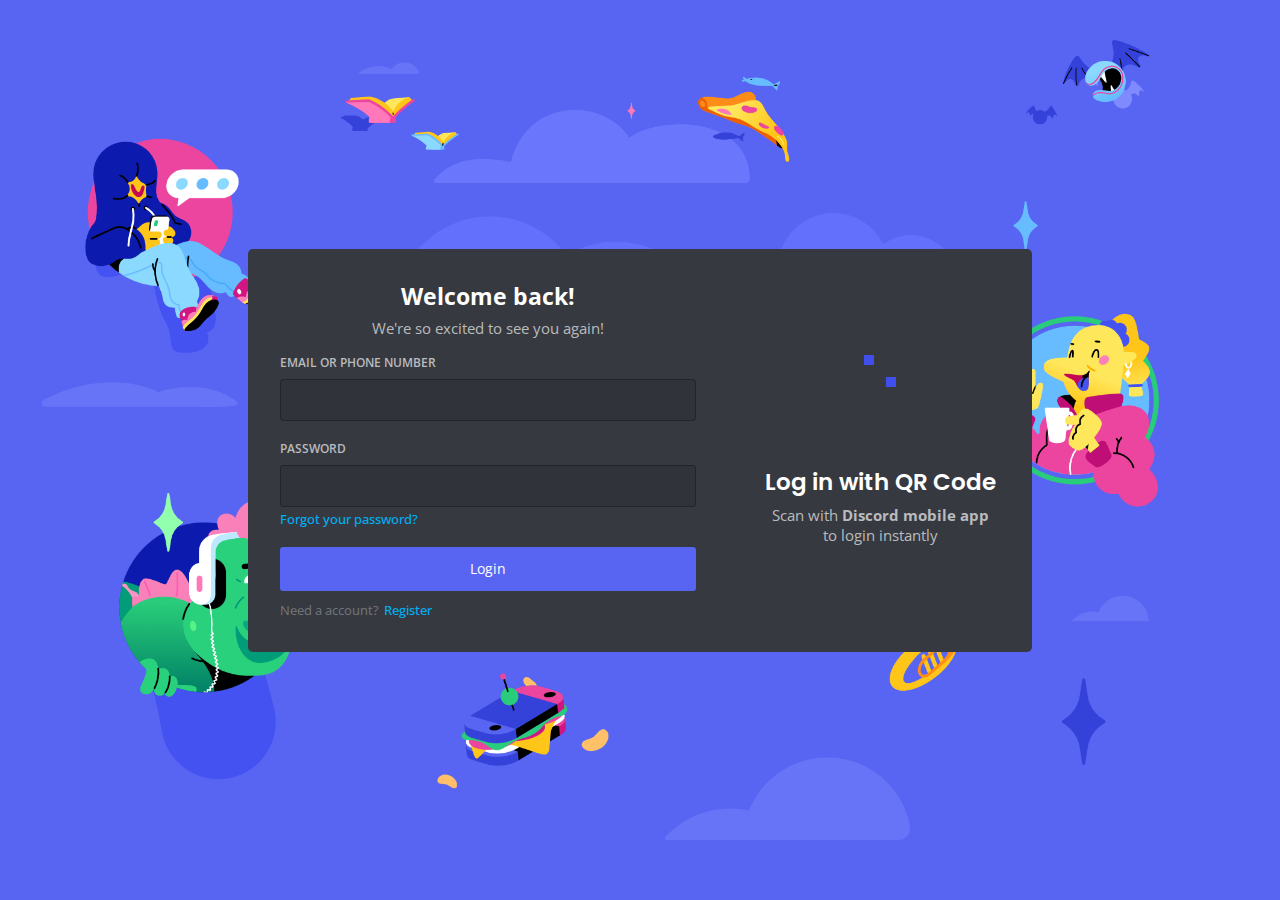
<file: login.html>
<!DOCTYPE html>
<html lang="en">
  <head>
    <meta charset="UTF-8" />
    <meta http-equiv="X-UA-Compatible" content="IE=edge" />
    <meta name="viewport" content="width=device-width, initial-scale=1.0" />
    <title>Discord | Login</title>
    <link rel="stylesheet" href="./css/log_in_out.css" />
  </head>

  <body>
    <div class="main">
      <div class="background">
        <img
          src="./images/assets/final_login_bg.png"
          alt=""
          class="background__image"
        />
      </div>

      <div class="login__card">
        <div class="login__card__left">
          <div class="login__card__left__header">
            <div class="login__card__left__header__title">Welcome back!</div>
            <div class="login__card__left__header__body">
              We're so excited to see you again!
            </div>
          </div>
          <div class="login__card__left__from">
            <div class="login__card__left__from__email">
              <div class="login__card__left__from__label">
                email or phone number
              </div>
              <input type="text" class="login__card__left__from__input" />
            </div>
            <div class="login__card__left__from__password">
              <div class="login__card__left__from__label">password</div>
              <input type="password" class="login__card__left__from__input" />
              <div class="form__links">
                <a href="#" class="login__card__left__from__link"
                  >Forgot your password?</a
                >
              </div>
            </div>
            <a href="dashboard.html" class="login__card__left__from__loginbtn"
              >Login</a
            >
            <div class="form__links">
              Need a account?
              <a href="#" class="login__card__left__from__text">Register</a>
            </div>
          </div>
        </div>
        <div class="login__card__right">
          <div class="animationdiv">
            <div class="box1"></div>
            <div class="box2"></div>
          </div>
          <div class="qr__div">
            <img
              src="./images/assets/qr_code.png"
              alt="qr-image"
              class="login__card__right__qrimg"
            />
            <img
              class="login__card__right__qrimg__circle"
              src="./images/assets/discordlogo.png"
              alt="discord-logo"
            />
          </div>
          <div class="login__card__right__msg">
            <div class="login__card__right__msg__title">
              Log in with QR Code
            </div>
            <div class="login__card__right__msg__body">
              Scan with <b>Discord mobile app</b> to login instantly
            </div>
          </div>
        </div>
      </div>

      <div class="register__card notall">
        <div class="register__card__msg">Create an account</div>
        <div class="login__card__left__from">
          <div class="register__card__form__div">
            <div class="login__card__left__from__label">Email</div>
            <input type="text" class="login__card__left__from__input" />
          </div>
          <div class="register__card__form__div">
            <div class="login__card__left__from__label">username</div>
            <input type="text" class="login__card__left__from__input" />
          </div>
          <div class="register__card__form__div">
            <div class="login__card__left__from__label">password</div>
            <input type="password" class="login__card__left__from__input" />
          </div>
          <div class="register__card__form__div">
            <div class="login__card__left__from__label">date of birth</div>
            <div class="register__card__date">
              <select name="month" id="month">
                <option value="Select" disabled selected>Select</option>
              </select>
              <select name="day" id="day">
                <option value="Select" disabled selected>Select</option>
              </select>
              <select name="year" id="year">
                <option value="select" disabled selected class="option__color">
                  Select
                </option>
              </select>
            </div>
          </div>
          <div class="register__card__checkbox">
            <div class="checkbox">
              <img
                src="./images/assets/icons8-check-64.png"
                alt="check"
                class="tick notall"
              />
            </div>
            <div class="register__card__checkbox__text">
              I have read and agree to Discord's
              <div class="color__change">Terms of Services</div>
              and
              <div class="color__change">Privacy Policy</div>
            </div>
          </div>
          <button class="login__card__left__from__regbtn disabled">
            Continue
          </button>
          <div class="form__links">
            <a href="#" class="login__card__left__from__text gotologin"
              >Already have an account?</a
            >
          </div>
        </div>
      </div>

      <img
        src="./images/assets/discord_fulllogo.svg"
        alt="discord-logo"
        class="discord__logo"
      />
    </div>
  </body>
  <script src="./javascript/log.js"></script>
</html>
</file>
<file: css/log_in_out.css>
@import url("https://fonts.googleapis.com/css2?family=Open+Sans:wght@300;400;500;600;700;800&family=Poppins:ital,wght@0,700;0,800;0,900;1,300&display=swap");

* {
  padding: 0;
  margin: 0;
  box-sizing: border-box;
}
body {
  width: 100vw;
  height: 100vh;
  overflow: hidden;
}
.main {
  width: 100%;
  height: 100vh;
  display: flex;
  align-items: center;
  justify-content: center;
  overflow: hidden;
}
.background {
  position: absolute;
  width: 100vw;
  height: 100vh;
  overflow: hidden;
  z-index: -100;
}
.background__image {
  position: relative;
  top: 0;
  left: 0;
  height: 100vh;
}
.login__card__right {
  display: none;
}
.login__card {
  width: 100%;
  height: 100vh;
  display: flex;
  flex-direction: column;
  align-items: center;
  justify-content: top;
  padding: 70px 16px 40px 16px;
  background-color: #36393f;
  color: white;
}
.login__card__left {
  width: 100%;
  height: auto;
  display: flex;
  flex-direction: column;
  align-items: center;
  justify-content: top;
  margin-top: 12%;
}
.login__card__left__header {
  width: 100%;
  display: flex;
  flex-direction: column;
  align-items: center;
  justify-content: center;
}
.login__card__left__header__title,
.register__card__msg {
  font-family: "Open Sans", sans-serif;
  font-weight: 700;
  margin-bottom: 8px;
  font-size: 23px;
  line-height: 30px;
}
.login__card__left__header__body {
  font-family: "Open Sans", sans-serif;
  font-size: 14.5px;
  line-height: 20px;
  color: #b9bbbe;
  font-weight: 400;
  margin-bottom: 16px;
}
.login__card__left__from {
  width: 100%;
  display: flex;
  flex-direction: column;
  align-items: center;
  justify-content: center;
}
.login__card__left__from__email,
.login__card__left__from__password,
.register__card__form__div {
  width: 100%;
  display: flex;
  flex-direction: column;
  margin-bottom: 20px;
}
.login__card__left__from__label {
  color: #b9bbbe;
  font-family: "Open Sans", sans-serif;
  text-transform: uppercase;
  margin-bottom: 8px;
  font-size: 12px;
  line-height: 16px;
  font-weight: 600;
}
.login__card__left__from__input {
  width: 100%;
  border: none;
  background-color: #303339;
  border: 1px solid #222428;
  padding: 10px;
  height: 42px;
  border-radius: 3px;
  font-weight: 400;
  font-size: 15px;
  color: #dcddde;
  font-family: "Open Sans", sans-serif;
}
.login__card__left__from__input:focus {
  outline: none !important;
  border: 1px solid #00b0f4;
}
.login__card__left__from__link {
  display: block;
  font-family: "Open Sans", sans-serif;
  color: #00aff4;
  padding-top: 4px;

  text-decoration: none;
  font-size: 13px;
  font-weight: 500;
}
.login__card__left__from__loginbtn,
.login__card__left__from__regbtn {
  width: 100%;
  height: 44px;
  text-align: center;
  font-family: "Open Sans", sans-serif;
  font-size: 14px;
  line-height: 24px;
  background-color: #5865f2;
  padding: 2px 16px;
  display: flex;
  align-items: center;
  justify-content: center;
  border-radius: 3px;
  margin-bottom: 9px;
  cursor: pointer;
  color: inherit;
  text-decoration: none;
}
.login__card__left__from__loginbtn:hover,
.login__card__left__from__regbtn:hover {
  background-color: #404eed;
}
.login__card__left__from__regbtn {
  color: white;
  border: none;
}
.form__links {
  width: 100%;
  height: 20px;
  display: flex;
  align-items: center;
  justify-content: left;
  font-family: "Open Sans", sans-serif;
  font-size: 13px;
  line-height: 16px;
  color: #72767d;
}
.login__card__left__from__text {
  font-family: "Open Sans", sans-serif;
  color: #00aff4;
  margin-left: 5px;
  text-decoration: none;
  font-size: 13px;
  font-weight: 500;
}
.login__card__left__from__text:hover,
.login__card__left__from__link:hover {
  text-decoration: underline;
}
.discord__logo {
  position: absolute;
  top: 20px;

  width: 130px;
  height: 36px;
}

.register__card {
  width: 100%;
  height: 100vh;
  display: flex;
  flex-direction: column;
  align-items: center;
  justify-content: top;
  padding: 70px 16px 40px 16px;
  background-color: #36393f;
  color: white;
}
#month,
#day,
#year {
  outline: none;
  background-color: #303339;
  border: 1px solid #222428;
  padding: 10px;
  height: 42px;
  border-radius: 3px;
  font-weight: 400;
  font-size: 15px;
  color: rgb(114, 118, 125);
  font-family: "Open Sans", sans-serif;
}

#month {
  width: 35%;
}
#day {
  width: 25%;
}
#year {
  width: 30%;
}
#day::-webkit-scrollbar {
  width: 1px;
}
#year::-webkit-scrollbar {
  width: 1px;
}
.register__card__date {
  display: flex;
  align-items: center;
  justify-content: space-between;
  width: 100%;
}
.register__card__checkbox {
  width: 100%;
  display: flex;
  align-items: center;
  justify-content: left;
  margin-bottom: 20px;
}
.checkbox {
  display: flex;
  align-items: center;
  justify-content: center;
  background-color: #303339;
  border: 1px solid gray;
  border-radius: 3px;
  width: 24px;
  height: 24px;
  cursor: pointer;
}
.register__card__checkbox__text {
  margin-left: 8px;
  display: flex;
  align-items: center;
  justify-content: center;
  color: #dcddde;
  font-size: 11px;
  line-height: 16px;
  font-family: "Open Sans", sans-serif;
}
.color__change {
  color: #00aff4;
  padding: 0px 4px;
  cursor: pointer;
}
.color__change:hover {
  text-decoration: underline;
}
.tick {
  width: 70%;
  height: 70%;
}
.disabled {
  cursor: not-allowed;
  opacity: 0.5;
}
.disabled:hover {
  background-color: #5865f2;
}
.notall {
  display: none;
}
.bg {
  background-color: #949cf7;
}
@media screen and (min-width: 490px) {
  .discord__logo {
    display: none;
  }

  .login__card,
  .register__card {
    max-width: 480px;
    width: 100%;
    height: auto;
    padding: 32px;
    border-radius: 5px;
  }
  .login__card__left {
    margin-top: 0px;
  }
  .register__card__msg {
    margin-top: 0px;
  }
}
@media screen and (min-width: 830px) {
  .login__card {
    flex-direction: row;
    max-width: 784px;
    justify-content: space-between;
  }
  .login__card__left {
    width: 416px;
  }
  .login__card__right {
    width: 240px;
    height: auto;
    display: flex;
    flex-direction: column;
    align-items: center;
    justify-content: center;
  }
  .qr__div {
    position: relative;
    display: flex;
    justify-content: center;
    align-items: center;
    width: 176px;
    height: 176px;
    background-color: white;
    border-radius: 5px;
    margin-bottom: 30px;
    display: none;
  }
  .animationdiv {
    position: relative;
    display: flex;
    justify-content: center;
    align-items: center;
    width: 32px;
    height: 32px;

    margin-bottom: 80px;
  }

  .box1,
  .box2 {
    width: 10px;
    height: 10px;
    background-color: #404eed;
  }
  .box1 {
    position: absolute;
    top: 0px;
    left: 0px;
    animation-name: b1;
    animation-duration: 2.5s;
    animation-iteration-count: infinite;
  }
  .box2 {
    position: absolute;
    bottom: 0px;
    right: 0px;
    animation-name: b2;
    animation-duration: 2.5s;
    animation-iteration-count: infinite;
  }
  @keyframes b1 {
    0% {
      left: 0px;
      top: 0px;
      transform: rotate(90deg) scale(1);
    }
    25% {
      left: 22px;
      top: 0px;
      transform: rotate(180deg) scale(0.7);
    }
    50% {
      left: 22px;
      top: 22px;
      transform: rotate(270deg) scale(1);
    }
    75% {
      left: 0px;
      top: 22px;
      transform: rotate(360deg) scale(0.7);
    }
    100% {
      left: 0px;
      top: 0px;
      transform: rotate(450deg) scale(1);
    }
  }
  @keyframes b2 {
    0% {
      bottom: 0px;
      right: 0px;
      transform: rotate(90deg) scale(1);
    }
    25% {
      bottom: 0px;
      right: 22px;
      transform: rotate(180deg) scale(0.6);
    }
    50% {
      bottom: 22px;
      right: 22px;
      transform: rotate(270deg) scale(1);
    }
    75% {
      bottom: 22px;
      right: 0px;
      transform: rotate(360deg) scale(0.6);
    }
    100% {
      bottom: 0px;
      right: 0px;
      transform: rotate(450deg) scale(1);
    }
  }
  .login__card__right__msg {
    width: 100%;
    display: flex;
    flex-direction: column;
    align-items: center;
    justify-content: center;
  }
  .login__card__right__msg__title {
    font-family: "poppins", sans-serif;
    font-weight: 600;
    margin-bottom: 8px;
    font-size: 23px;
    line-height: 30px;
    text-align: center;
  }
  .login__card__right__msg__body {
    font-family: "Open Sans", sans-serif;
    text-align: center;
    font-size: 15px;
    line-height: 20px;
    color: #b9bbbe;
    padding: 0px 5px;
  }
  .login__card__right__qrimg__circle {
    position: absolute;
    width: 50px;
    height: 50px;
    top: 36%;
    left: 36%;
  }
}
@media screen and (min-width: 830px) {
  .background__image {
    min-width: 1100px;
    width: 100%;
    height: auto;
  }
}
</file>
